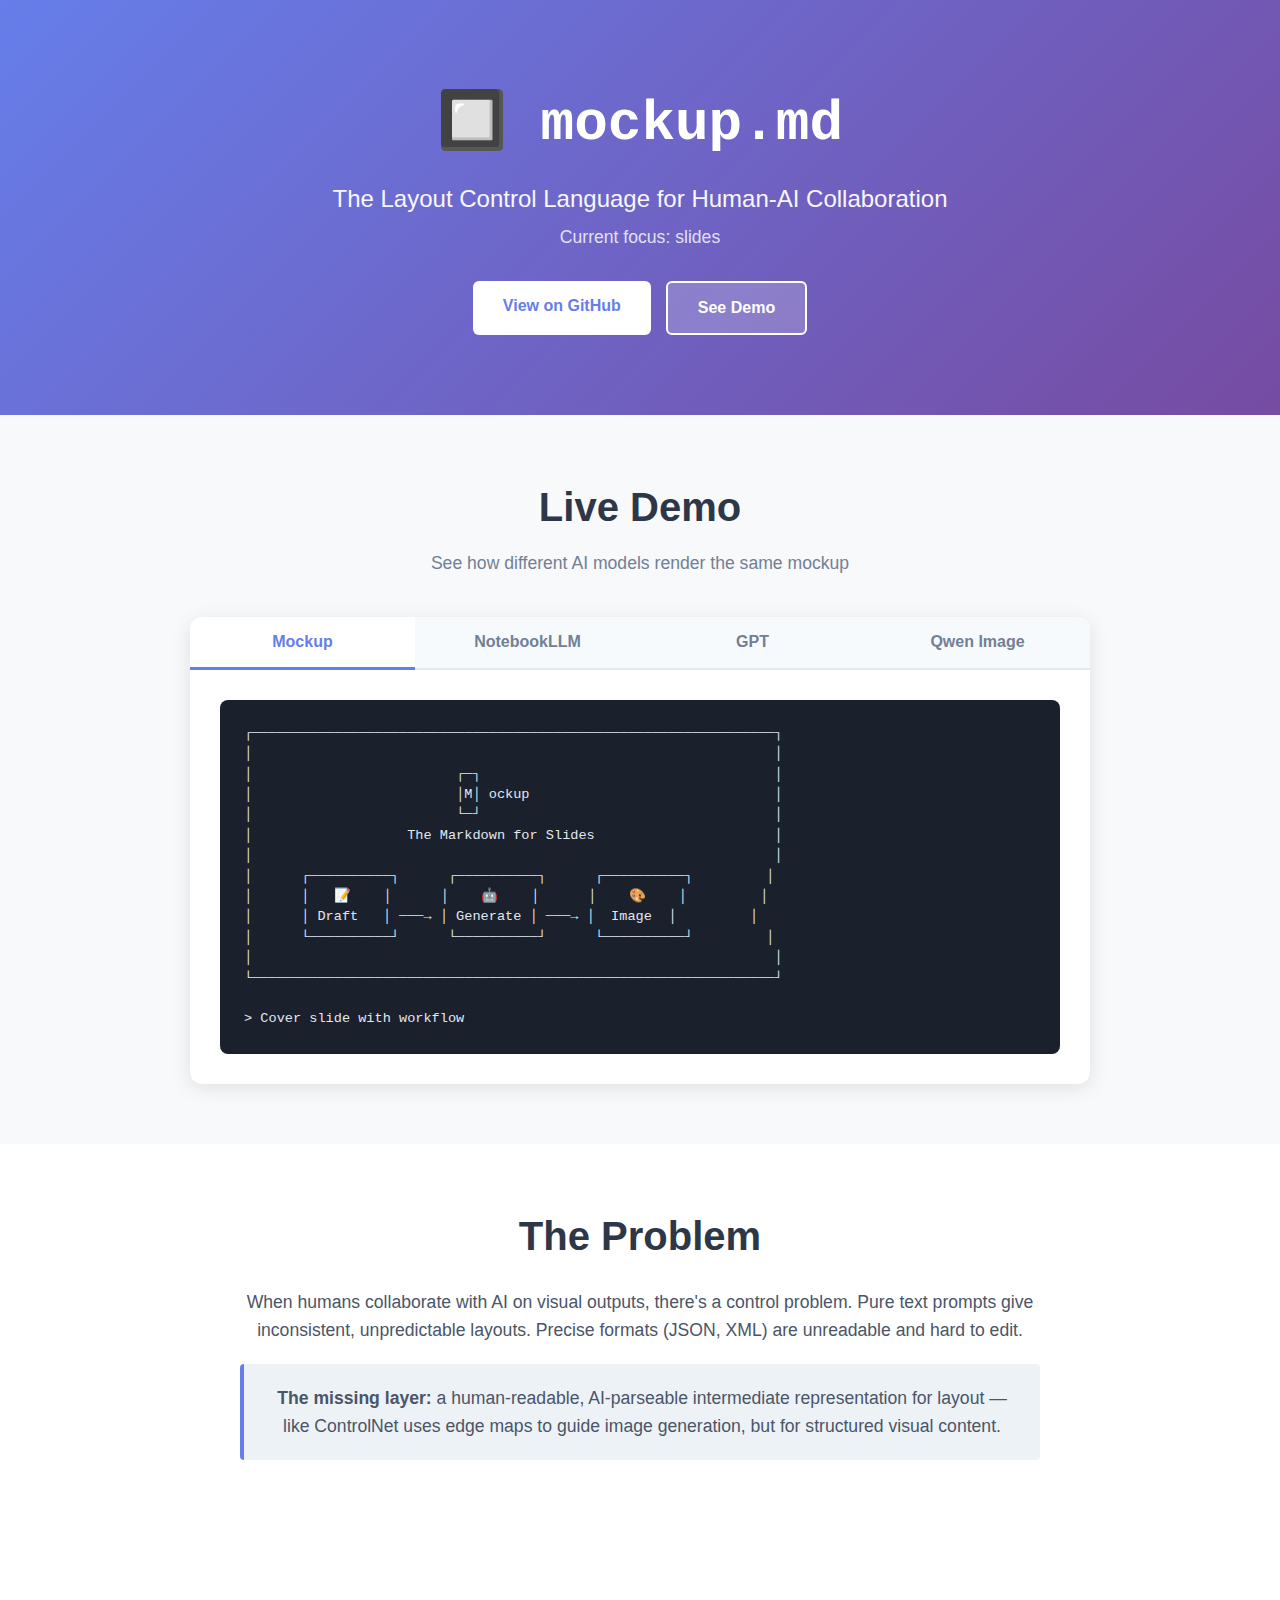
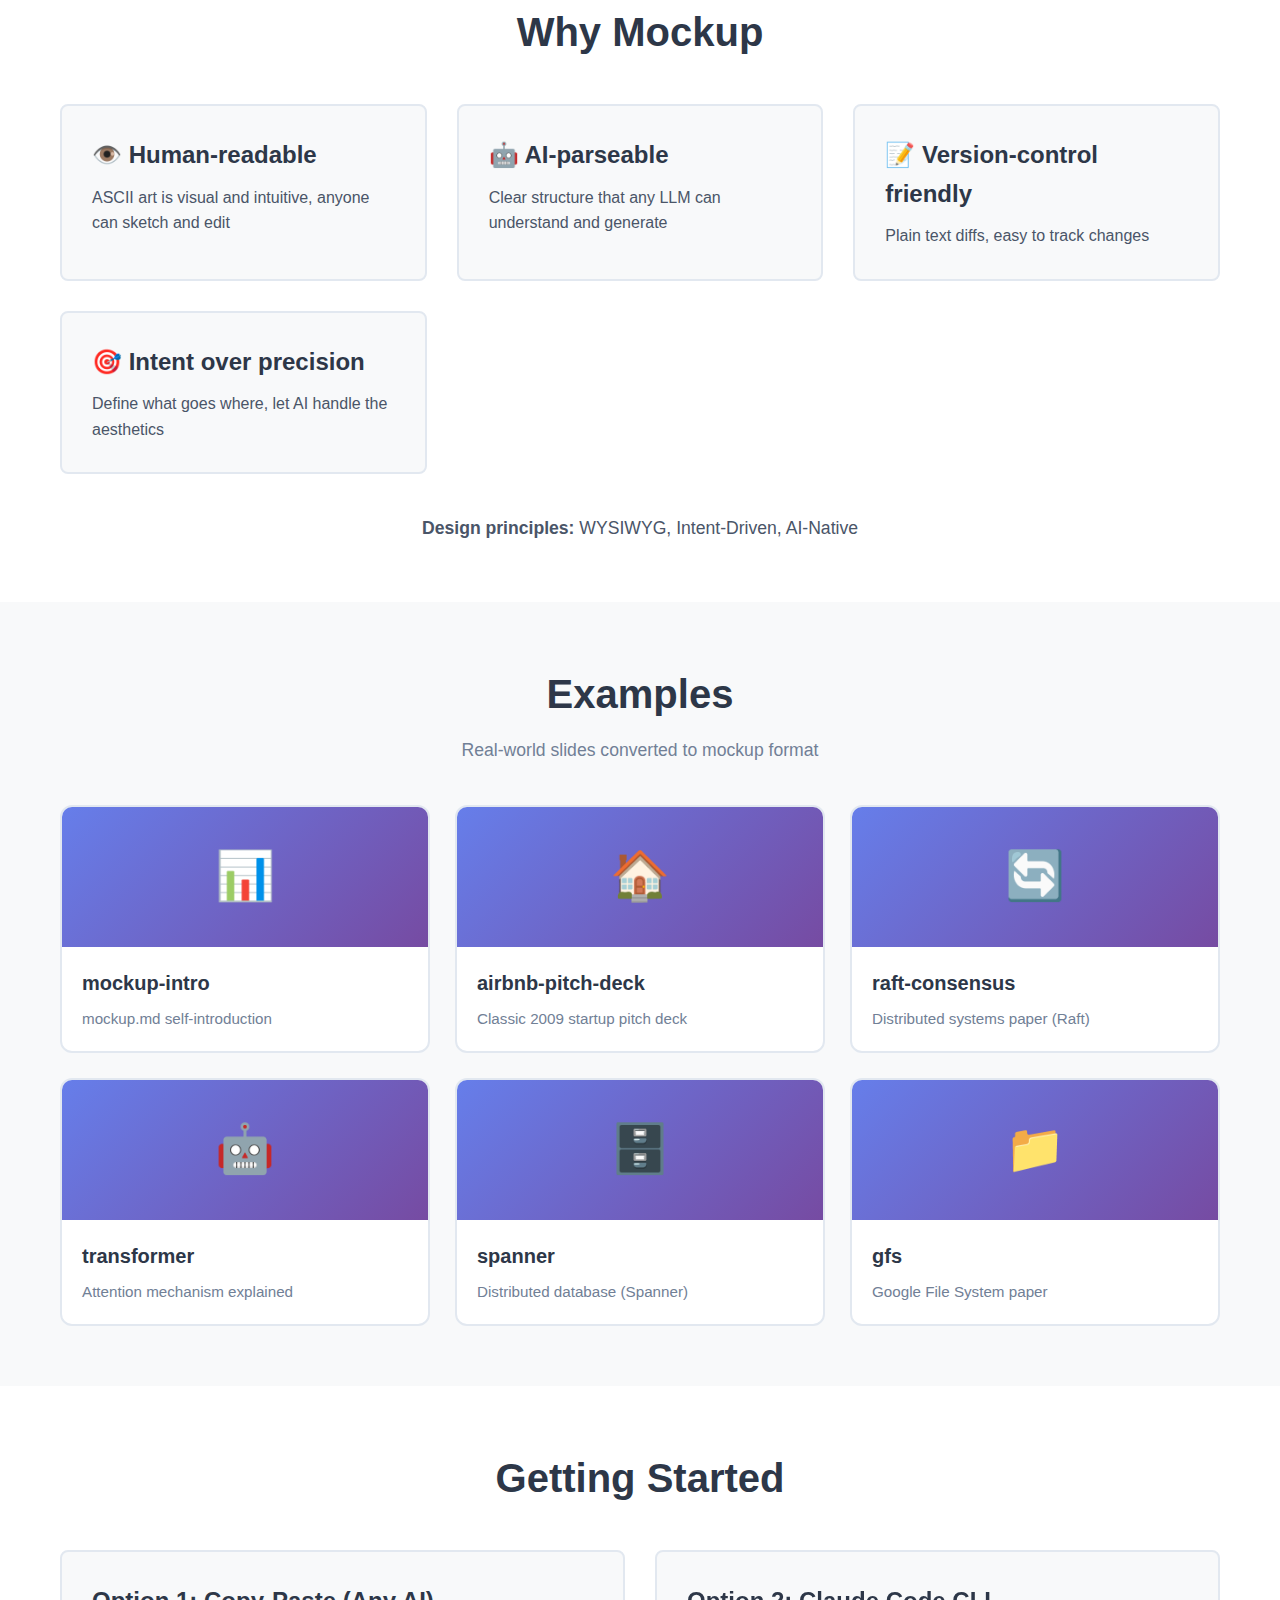
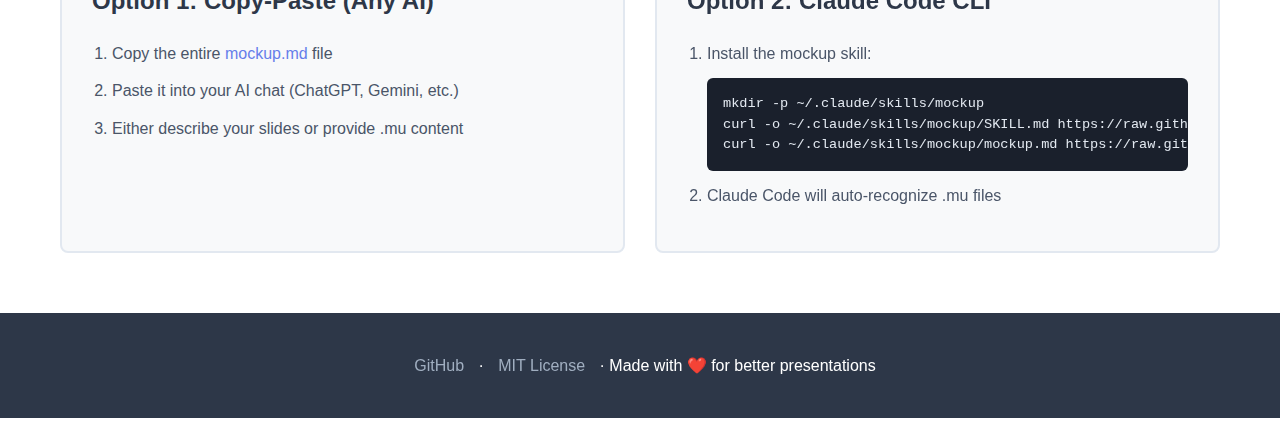
<file: index.html>
<!DOCTYPE html>
<html lang="en">
<head>
    <meta charset="UTF-8">
    <meta name="viewport" content="width=device-width, initial-scale=1.0">
    <title>mockup.md - The Layout Control Language for Human-AI Collaboration</title>
    <link rel="stylesheet" href="style.css">
</head>
<body>
    <header>
        <div class="container">
            <h1>🔲 mockup.md</h1>
            <p class="tagline">The Layout Control Language for Human-AI Collaboration</p>
            <p class="tagline-sub">Current focus: slides</p>
            <div class="buttons">
                <a href="https://github.com/simpx/mockup.md" class="btn btn-primary">View on GitHub</a>
                <a href="#demo" class="btn btn-secondary">See Demo</a>
            </div>
        </div>
    </header>

    <section id="demo" class="demo-section">
        <div class="container">
            <h2>Live Demo</h2>
            <p class="demo-subtitle">See how different AI models render the same mockup</p>

            <div class="demo-container">
                <div class="demo-tabs">
                    <button class="demo-tab active" data-tab="mockup">Mockup</button>
                    <button class="demo-tab" data-tab="notebookllm">NotebookLLM</button>
                    <button class="demo-tab" data-tab="gpt">GPT</button>
                    <button class="demo-tab" data-tab="qwen">Qwen Image</button>
                </div>

                <div class="demo-content">
                    <!-- Mockup Source Tab (default) -->
                    <div class="demo-panel active" id="panel-mockup">
                        <pre class="mockup-source"><code>┌────────────────────────────────────────────────────────────────┐
│                                                                │
│                         ┌─┐                                    │
│                         │M│ ockup                              │
│                         └─┘                                    │
│                   The Markdown for Slides                      │
│                                                                │
│      ┌──────────┐      ┌──────────┐      ┌──────────┐         │
│      │   📝    │      │    🤖    │      │    🎨    │         │
│      │ Draft   │ ───→ │ Generate │ ───→ │  Image  │         │
│      └──────────┘      └──────────┘      └──────────┘         │
│                                                                │
└────────────────────────────────────────────────────────────────┘

> Cover slide with workflow</code></pre>
                    </div>

                    <!-- NotebookLLM Tab -->
                    <div class="demo-panel" id="panel-notebookllm">
                        <div class="slide-viewer">
                            <div class="slide-display">
                                <img src="demo/notebookllm.png" alt="NotebookLLM rendered slide" class="demo-slide-img">
                            </div>
                        </div>
                    </div>

                    <!-- GPT Tab -->
                    <div class="demo-panel" id="panel-gpt">
                        <div class="slide-placeholder" style="text-align: center; color: #a0aec0; padding: 60px;">
                            <span style="display: block; font-size: 1.5rem; font-weight: 600; margin-bottom: 10px;">GPT Output</span>
                            <small style="font-size: 1rem; opacity: 0.7;">Coming Soon</small>
                        </div>
                    </div>

                    <!-- Qwen Image Tab -->
                    <div class="demo-panel" id="panel-qwen">
                        <div class="slide-placeholder" style="text-align: center; color: #a0aec0; padding: 60px;">
                            <span style="display: block; font-size: 1.5rem; font-weight: 600; margin-bottom: 10px;">Qwen Image Output</span>
                            <small style="font-size: 1rem; opacity: 0.7;">Coming Soon</small>
                        </div>
                    </div>
                </div>
            </div>
        </div>
    </section>

    <section class="problem">
        <div class="container">
            <h2>The Problem</h2>
            <p>When humans collaborate with AI on visual outputs, there's a control problem. Pure text prompts give inconsistent, unpredictable layouts. Precise formats (JSON, XML) are unreadable and hard to edit.</p>
            <p class="highlight"><strong>The missing layer:</strong> a human-readable, AI-parseable intermediate representation for layout — like ControlNet uses edge maps to guide image generation, but for structured visual content.</p>
        </div>
    </section>

    <section class="why">
        <div class="container">
            <h2>Why Mockup</h2>
            <div class="benefits">
                <div class="benefit">
                    <h3>👁️ Human-readable</h3>
                    <p>ASCII art is visual and intuitive, anyone can sketch and edit</p>
                </div>
                <div class="benefit">
                    <h3>🤖 AI-parseable</h3>
                    <p>Clear structure that any LLM can understand and generate</p>
                </div>
                <div class="benefit">
                    <h3>📝 Version-control friendly</h3>
                    <p>Plain text diffs, easy to track changes</p>
                </div>
                <div class="benefit">
                    <h3>🎯 Intent over precision</h3>
                    <p>Define what goes where, let AI handle the aesthetics</p>
                </div>
            </div>
            <p class="principles"><strong>Design principles:</strong> WYSIWYG, Intent-Driven, AI-Native</p>
        </div>
    </section>

    <section id="examples" class="examples">
        <div class="container">
            <h2>Examples</h2>
            <p class="examples-subtitle">Real-world slides converted to mockup format</p>

            <div class="example-grid">
                <a href="examples/viewer.html?example=00-mockup-intro" class="example-card">
                    <div class="example-preview">
                        <div class="example-placeholder">📊</div>
                    </div>
                    <div class="example-info">
                        <h3>mockup-intro</h3>
                        <p>mockup.md self-introduction</p>
                    </div>
                </a>

                <a href="examples/viewer.html?example=01-airbnb-pitch-deck" class="example-card">
                    <div class="example-preview">
                        <div class="example-placeholder">🏠</div>
                    </div>
                    <div class="example-info">
                        <h3>airbnb-pitch-deck</h3>
                        <p>Classic 2009 startup pitch deck</p>
                    </div>
                </a>

                <a href="examples/viewer.html?example=02-raft-consensus" class="example-card">
                    <div class="example-preview">
                        <div class="example-placeholder">🔄</div>
                    </div>
                    <div class="example-info">
                        <h3>raft-consensus</h3>
                        <p>Distributed systems paper (Raft)</p>
                    </div>
                </a>

                <a href="examples/viewer.html?example=03-transformer" class="example-card">
                    <div class="example-preview">
                        <div class="example-placeholder">🤖</div>
                    </div>
                    <div class="example-info">
                        <h3>transformer</h3>
                        <p>Attention mechanism explained</p>
                    </div>
                </a>

                <a href="examples/viewer.html?example=04-spanner-distributed-db" class="example-card">
                    <div class="example-preview">
                        <div class="example-placeholder">🗄️</div>
                    </div>
                    <div class="example-info">
                        <h3>spanner</h3>
                        <p>Distributed database (Spanner)</p>
                    </div>
                </a>

                <a href="examples/viewer.html?example=05-gfs" class="example-card">
                    <div class="example-preview">
                        <div class="example-placeholder">📁</div>
                    </div>
                    <div class="example-info">
                        <h3>gfs</h3>
                        <p>Google File System paper</p>
                    </div>
                </a>
            </div>
        </div>
    </section>

    <section class="usage">
        <div class="container">
            <h2>Getting Started</h2>
            <div class="usage-options">
                <div class="usage-option">
                    <h3>Option 1: Copy-Paste (Any AI)</h3>
                    <ol>
                        <li>Copy the entire <a href="https://github.com/simpx/mockup.md/blob/main/mockup.md">mockup.md</a> file</li>
                        <li>Paste it into your AI chat (ChatGPT, Gemini, etc.)</li>
                        <li>Either describe your slides or provide .mu content</li>
                    </ol>
                </div>
                <div class="usage-option">
                    <h3>Option 2: Claude Code CLI</h3>
                    <ol>
                        <li>Install the mockup skill:</li>
                        <pre class="code-block">mkdir -p ~/.claude/skills/mockup
curl -o ~/.claude/skills/mockup/SKILL.md https://raw.githubusercontent.com/simpx/mockup.md/main/.claude/skills/mockup/SKILL.md
curl -o ~/.claude/skills/mockup/mockup.md https://raw.githubusercontent.com/simpx/mockup.md/main/mockup.md</pre>
                        <li>Claude Code will auto-recognize .mu files</li>
                    </ol>
                </div>
            </div>
        </div>
    </section>

    <footer>
        <div class="container">
            <p>
                <a href="https://github.com/simpx/mockup.md">GitHub</a> ·
                <a href="https://github.com/simpx/mockup.md/blob/main/LICENSE">MIT License</a> ·
                Made with ❤️ for better presentations
            </p>
        </div>
    </footer>

    <script>
        // Demo Tab Switching
        document.querySelectorAll('.demo-tab').forEach(tab => {
            tab.addEventListener('click', () => {
                const tabId = tab.dataset.tab;

                // Update active tab
                document.querySelectorAll('.demo-tab').forEach(t => t.classList.remove('active'));
                tab.classList.add('active');

                // Update active panel
                document.querySelectorAll('.demo-panel').forEach(p => p.classList.remove('active'));
                document.getElementById('panel-' + tabId).classList.add('active');
            });
        });
    </script>
</body>
</html>
</file>
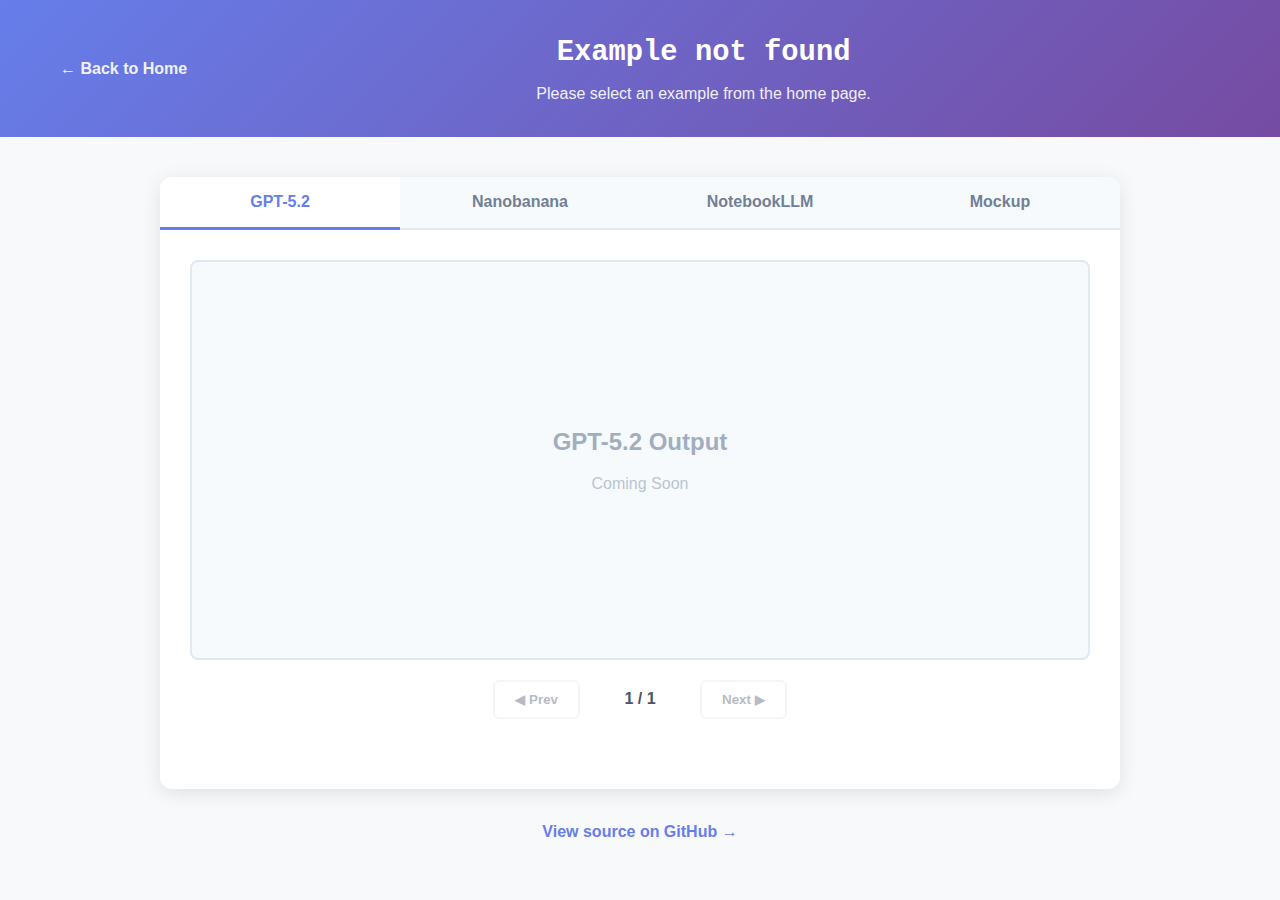
<file: examples/viewer.html>
<!DOCTYPE html>
<html lang="en">
<head>
    <meta charset="UTF-8">
    <meta name="viewport" content="width=device-width, initial-scale=1.0">
    <title>Example Viewer - mockup.md</title>
    <link rel="stylesheet" href="../style.css">
    <style>
        body {
            background: #f8f9fa;
        }

        .viewer-header {
            background: linear-gradient(135deg, #667eea 0%, #764ba2 100%);
            color: white;
            padding: 30px 20px;
        }

        .viewer-header .container {
            display: flex;
            align-items: center;
            justify-content: space-between;
        }

        .back-link {
            color: white;
            text-decoration: none;
            font-weight: 600;
            opacity: 0.9;
            transition: opacity 0.3s;
        }

        .back-link:hover {
            opacity: 1;
        }

        .viewer-title h1 {
            font-size: 1.8rem;
            margin-bottom: 5px;
        }

        .viewer-title p {
            opacity: 0.9;
            font-size: 1rem;
        }

        .viewer-container {
            max-width: 1000px;
            margin: 40px auto;
            padding: 0 20px;
        }

        .viewer-card {
            background: white;
            border-radius: 12px;
            box-shadow: 0 4px 20px rgba(0,0,0,0.1);
            overflow: hidden;
        }

        .viewer-tabs {
            display: flex;
            border-bottom: 2px solid #e2e8f0;
            background: #f7fafc;
        }

        .viewer-tab {
            flex: 1;
            padding: 16px 20px;
            border: none;
            background: transparent;
            font-size: 1rem;
            font-weight: 600;
            color: #718096;
            cursor: pointer;
            transition: all 0.3s ease;
            border-bottom: 3px solid transparent;
            margin-bottom: -2px;
        }

        .viewer-tab:hover {
            color: #4a5568;
            background: #edf2f7;
        }

        .viewer-tab.active {
            color: #667eea;
            border-bottom-color: #667eea;
            background: white;
        }

        .viewer-content {
            min-height: 500px;
        }

        .viewer-panel {
            display: none;
            padding: 30px;
        }

        .viewer-panel.active {
            display: block;
        }

        .mockup-source {
            background: #1a202c;
            color: #e2e8f0;
            padding: 24px;
            border-radius: 8px;
            overflow-x: auto;
            font-family: 'Courier New', Monaco, monospace;
            font-size: 0.8rem;
            line-height: 1.5;
            max-height: 600px;
            overflow-y: auto;
        }

        .slide-viewer {
            text-align: center;
        }

        .slide-display {
            background: #f7fafc;
            border: 2px solid #e2e8f0;
            border-radius: 8px;
            min-height: 400px;
            display: flex;
            align-items: center;
            justify-content: center;
            margin-bottom: 20px;
            overflow: hidden;
        }

        .slide-display img {
            max-width: 100%;
            max-height: 500px;
            object-fit: contain;
        }

        .slide-placeholder {
            text-align: center;
            color: #a0aec0;
            padding: 60px;
        }

        .slide-placeholder span {
            display: block;
            font-size: 1.5rem;
            font-weight: 600;
            margin-bottom: 10px;
        }

        .slide-placeholder small {
            font-size: 1rem;
            opacity: 0.7;
        }

        .slide-nav {
            display: flex;
            align-items: center;
            justify-content: center;
            gap: 20px;
            margin-bottom: 20px;
        }

        .slide-nav button {
            padding: 10px 20px;
            border: 2px solid #e2e8f0;
            background: white;
            border-radius: 6px;
            font-weight: 600;
            color: #4a5568;
            cursor: pointer;
            transition: all 0.3s ease;
        }

        .slide-nav button:hover:not(:disabled) {
            border-color: #667eea;
            color: #667eea;
        }

        .slide-nav button:disabled {
            opacity: 0.4;
            cursor: not-allowed;
        }

        .slide-counter {
            font-weight: 600;
            color: #4a5568;
            min-width: 80px;
        }

        .slide-thumbs {
            display: flex;
            gap: 8px;
            justify-content: center;
            flex-wrap: wrap;
            max-width: 100%;
            padding: 10px 0;
        }

        .thumb {
            width: 36px;
            height: 36px;
            border: 2px solid #e2e8f0;
            border-radius: 6px;
            display: flex;
            align-items: center;
            justify-content: center;
            font-weight: 600;
            font-size: 0.85rem;
            color: #718096;
            cursor: pointer;
            transition: all 0.3s ease;
        }

        .thumb:hover {
            border-color: #667eea;
            color: #667eea;
        }

        .thumb.active {
            background: #667eea;
            border-color: #667eea;
            color: white;
        }

        .github-link {
            text-align: center;
            margin-top: 30px;
        }

        .github-link a {
            color: #667eea;
            text-decoration: none;
            font-weight: 600;
        }

        .github-link a:hover {
            text-decoration: underline;
        }

        .loading {
            text-align: center;
            padding: 60px;
            color: #718096;
        }

        .error {
            text-align: center;
            padding: 60px;
            color: #e53e3e;
        }

        @media (max-width: 768px) {
            .viewer-header .container {
                flex-direction: column;
                gap: 15px;
                text-align: center;
            }

            .viewer-tabs {
                flex-wrap: wrap;
            }

            .viewer-tab {
                flex: 1 1 50%;
                padding: 12px;
                font-size: 0.9rem;
            }

            .mockup-source {
                font-size: 0.65rem;
            }

            .slide-nav button {
                padding: 8px 12px;
                font-size: 0.9rem;
            }
        }
    </style>
</head>
<body>
    <header class="viewer-header">
        <div class="container">
            <a href="../index.html" class="back-link">← Back to Home</a>
            <div class="viewer-title">
                <h1 id="example-title">Loading...</h1>
                <p id="example-description"></p>
            </div>
            <div></div>
        </div>
    </header>

    <div class="viewer-container">
        <div class="viewer-card">
            <div class="viewer-tabs">
                <button class="viewer-tab active" data-tab="gpt-5.2">GPT-5.2</button>
                <button class="viewer-tab" data-tab="nanobanana">Nanobanana</button>
                <button class="viewer-tab" data-tab="notebookllm">NotebookLLM</button>
                <button class="viewer-tab" data-tab="mockup">Mockup</button>
            </div>

            <div class="viewer-content">
                <!-- AI Output Tabs (first to be default) -->
                <div class="viewer-panel active" id="panel-gpt-5.2">
                    <div class="slide-viewer" data-ai="gpt-5.2">
                        <div class="slide-display">
                            <div class="slide-placeholder">
                                <span>GPT-5.2 Output</span>
                                <small>Coming Soon</small>
                            </div>
                        </div>
                        <div class="slide-nav">
                            <button class="slide-prev" disabled>◀ Prev</button>
                            <span class="slide-counter">1 / 1</span>
                            <button class="slide-next" disabled>Next ▶</button>
                        </div>
                        <div class="slide-thumbs"></div>
                    </div>
                </div>

                <div class="viewer-panel" id="panel-nanobanana">
                    <div class="slide-viewer" data-ai="nanobanana">
                        <div class="slide-display">
                            <div class="slide-placeholder">
                                <span>Nanobanana Output</span>
                                <small>Coming Soon</small>
                            </div>
                        </div>
                        <div class="slide-nav">
                            <button class="slide-prev" disabled>◀ Prev</button>
                            <span class="slide-counter">1 / 1</span>
                            <button class="slide-next" disabled>Next ▶</button>
                        </div>
                        <div class="slide-thumbs"></div>
                    </div>
                </div>

                <div class="viewer-panel" id="panel-notebookllm">
                    <div class="slide-viewer" data-ai="notebookllm">
                        <div class="slide-display">
                            <div class="slide-placeholder">
                                <span>NotebookLLM Output</span>
                                <small>Coming Soon</small>
                            </div>
                        </div>
                        <div class="slide-nav">
                            <button class="slide-prev" disabled>◀ Prev</button>
                            <span class="slide-counter">1 / 1</span>
                            <button class="slide-next" disabled>Next ▶</button>
                        </div>
                        <div class="slide-thumbs"></div>
                    </div>
                </div>

                <!-- Mockup Source Tab -->
                <div class="viewer-panel" id="panel-mockup">
                    <div class="loading" id="mockup-loading">Loading mockup source...</div>
                    <div class="mockup-viewer" id="mockup-viewer" style="display:none;">
                        <pre class="mockup-source" id="mockup-source"></pre>
                        <div class="slide-nav">
                            <button class="slide-prev" id="mockup-prev" disabled>◀ Prev</button>
                            <span class="slide-counter" id="mockup-counter">1 / 1</span>
                            <button class="slide-next" id="mockup-next" disabled>Next ▶</button>
                        </div>
                        <div class="slide-thumbs" id="mockup-thumbs"></div>
                    </div>
                </div>
            </div>
        </div>

        <div class="github-link">
            <a id="github-link" href="#" target="_blank">View source on GitHub →</a>
        </div>
    </div>

    <script>
        // Example metadata
        const examples = {
            '00-mockup-intro': {
                title: 'mockup-intro',
                description: 'mockup.md self-introduction',
                slides: 2
            },
            '01-airbnb-pitch-deck': {
                title: 'airbnb-pitch-deck',
                description: 'Classic 2009 startup pitch deck',
                slides: 10
            },
            '02-raft-consensus': {
                title: 'raft-consensus',
                description: 'Distributed systems paper (Raft)',
                slides: 15
            },
            '03-transformer': {
                title: 'transformer',
                description: 'Attention mechanism explained',
                slides: 24
            },
            '04-spanner-distributed-db': {
                title: 'spanner',
                description: 'Distributed database (Spanner)',
                slides: 20
            },
            '05-gfs': {
                title: 'gfs',
                description: 'Google File System paper',
                slides: 22
            }
        };

        const aiModels = ['gpt-5.2', 'nanobanana', 'notebookllm'];

        // Global current slide (shared across all tabs)
        let currentSlide = 1;
        let totalSlides = 1;
        let mockupSlides = []; // Parsed mockup slides

        // Get example from URL
        const urlParams = new URLSearchParams(window.location.search);
        const exampleId = urlParams.get('example');
        const example = examples[exampleId];

        if (!example) {
            document.getElementById('example-title').textContent = 'Example not found';
            document.getElementById('example-description').textContent = 'Please select an example from the home page.';
        } else {
            totalSlides = example.slides;

            // Set page info
            document.getElementById('example-title').textContent = example.title;
            document.getElementById('example-description').textContent = example.description;
            document.title = `${example.title} - mockup.md`;
            document.getElementById('github-link').href =
                `https://github.com/simpx/mockup.md/tree/main/examples/${exampleId}`;

            // Load mockup source and parse into slides
            const mockupUrl = `https://raw.githubusercontent.com/simpx/mockup.md/main/examples/${exampleId}/slide.mu`;
            fetch(mockupUrl)
                .then(response => {
                    if (!response.ok) throw new Error('Failed to load');
                    return response.text();
                })
                .then(text => {
                    document.getElementById('mockup-loading').style.display = 'none';
                    document.getElementById('mockup-viewer').style.display = 'block';

                    // Parse slides - split by slide boundaries (┌────...────┐)
                    mockupSlides = parseSlides(text);
                    initMockupViewer();
                })
                .catch(err => {
                    document.getElementById('mockup-loading').innerHTML =
                        '<div class="error">Failed to load mockup source</div>';
                });

            // Initialize slide viewers for each AI
            aiModels.forEach(ai => {
                initSlideViewer(ai, exampleId);
            });
        }

        // Parse mockup text into individual slides
        function parseSlides(text) {
            const slides = [];
            const lines = text.split('\n');
            let currentSlideLines = [];
            let inSlide = false;
            let frontMatter = '';
            let inFrontMatter = false;

            for (let i = 0; i < lines.length; i++) {
                const line = lines[i];

                // Handle front matter
                if (i === 0 && line.trim() === '---') {
                    inFrontMatter = true;
                    frontMatter += line + '\n';
                    continue;
                }
                if (inFrontMatter) {
                    frontMatter += line + '\n';
                    if (line.trim() === '---') {
                        inFrontMatter = false;
                    }
                    continue;
                }

                // Detect slide start (line starting with ┌)
                if (line.trim().startsWith('┌')) {
                    if (currentSlideLines.length > 0) {
                        slides.push(currentSlideLines.join('\n'));
                    }
                    currentSlideLines = [line];
                    inSlide = true;
                } else if (inSlide) {
                    currentSlideLines.push(line);
                }
            }

            // Add last slide
            if (currentSlideLines.length > 0) {
                slides.push(currentSlideLines.join('\n'));
            }

            return slides;
        }

        // Initialize mockup viewer with pagination
        function initMockupViewer() {
            const sourceEl = document.getElementById('mockup-source');
            const prevBtn = document.getElementById('mockup-prev');
            const nextBtn = document.getElementById('mockup-next');
            const counter = document.getElementById('mockup-counter');
            const thumbsContainer = document.getElementById('mockup-thumbs');

            // Generate thumbnail buttons
            thumbsContainer.innerHTML = '';
            for (let i = 1; i <= totalSlides; i++) {
                const thumb = document.createElement('div');
                thumb.className = 'thumb' + (i === currentSlide ? ' active' : '');
                thumb.dataset.slide = i;
                thumb.textContent = i;
                thumb.addEventListener('click', () => {
                    setCurrentSlide(i);
                });
                thumbsContainer.appendChild(thumb);
            }

            prevBtn.addEventListener('click', () => {
                if (currentSlide > 1) {
                    setCurrentSlide(currentSlide - 1);
                }
            });

            nextBtn.addEventListener('click', () => {
                if (currentSlide < totalSlides) {
                    setCurrentSlide(currentSlide + 1);
                }
            });

            updateMockupDisplay();
        }

        function updateMockupDisplay() {
            const sourceEl = document.getElementById('mockup-source');
            const prevBtn = document.getElementById('mockup-prev');
            const nextBtn = document.getElementById('mockup-next');
            const counter = document.getElementById('mockup-counter');
            const thumbsContainer = document.getElementById('mockup-thumbs');

            if (!sourceEl) return;

            counter.textContent = `${currentSlide} / ${totalSlides}`;
            prevBtn.disabled = currentSlide === 1;
            nextBtn.disabled = currentSlide === totalSlides;

            // Update thumbnails
            thumbsContainer.querySelectorAll('.thumb').forEach(t => {
                t.classList.toggle('active', parseInt(t.dataset.slide) === currentSlide);
            });

            // Show current slide
            if (mockupSlides[currentSlide - 1]) {
                sourceEl.textContent = mockupSlides[currentSlide - 1];
            }
        }

        // Tab switching - sync slide position
        document.querySelectorAll('.viewer-tab').forEach(tab => {
            tab.addEventListener('click', () => {
                const tabId = tab.dataset.tab;

                document.querySelectorAll('.viewer-tab').forEach(t => t.classList.remove('active'));
                tab.classList.add('active');

                document.querySelectorAll('.viewer-panel').forEach(p => p.classList.remove('active'));
                document.getElementById('panel-' + tabId).classList.add('active');

                // Update all displays to current slide
                updateAllDisplays();
            });
        });

        // Global slide setter - updates all viewers
        function setCurrentSlide(slideNum) {
            currentSlide = slideNum;
            updateAllDisplays();
        }

        function updateAllDisplays() {
            // Update mockup display
            updateMockupDisplay();

            // Update all AI viewers
            aiModels.forEach(ai => {
                updateAIViewer(ai);
            });
        }

        // AI viewer state storage
        const aiViewerState = {};

        // Slide viewer functionality
        function initSlideViewer(ai, exampleId) {
            const viewer = document.querySelector(`.slide-viewer[data-ai="${ai}"]`);
            if (!viewer) return;

            const display = viewer.querySelector('.slide-display');
            const prevBtn = viewer.querySelector('.slide-prev');
            const nextBtn = viewer.querySelector('.slide-next');
            const counter = viewer.querySelector('.slide-counter');
            const thumbsContainer = viewer.querySelector('.slide-thumbs');

            // Store state
            aiViewerState[ai] = {
                display,
                prevBtn,
                nextBtn,
                counter,
                thumbsContainer,
                loadedImages: {},
                hasImages: false,
                baseUrl: `${exampleId}/${ai}`
            };

            // Generate thumbnail buttons
            thumbsContainer.innerHTML = '';
            for (let i = 1; i <= totalSlides; i++) {
                const thumb = document.createElement('div');
                thumb.className = 'thumb' + (i === currentSlide ? ' active' : '');
                thumb.dataset.slide = i;
                thumb.textContent = i;
                thumb.addEventListener('click', () => {
                    setCurrentSlide(i);
                });
                thumbsContainer.appendChild(thumb);
            }

            // Try to load first image to check if images exist
            const testImg = new Image();
            testImg.onload = () => {
                aiViewerState[ai].hasImages = true;
                aiViewerState[ai].loadedImages[1] = testImg.src;
                updateAIViewer(ai);
            };
            testImg.onerror = () => {
                aiViewerState[ai].hasImages = false;
            };
            testImg.src = `${aiViewerState[ai].baseUrl}/01.png`;

            prevBtn.addEventListener('click', () => {
                if (currentSlide > 1) {
                    setCurrentSlide(currentSlide - 1);
                }
            });

            nextBtn.addEventListener('click', () => {
                if (currentSlide < totalSlides) {
                    setCurrentSlide(currentSlide + 1);
                }
            });

            // Initial update
            counter.textContent = `1 / ${totalSlides}`;
        }

        function updateAIViewer(ai) {
            const state = aiViewerState[ai];
            if (!state) return;

            const { display, prevBtn, nextBtn, counter, thumbsContainer, loadedImages, hasImages, baseUrl } = state;

            counter.textContent = `${currentSlide} / ${totalSlides}`;
            prevBtn.disabled = currentSlide === 1;
            nextBtn.disabled = currentSlide === totalSlides;

            // Update thumbnails
            thumbsContainer.querySelectorAll('.thumb').forEach(t => {
                t.classList.toggle('active', parseInt(t.dataset.slide) === currentSlide);
            });

            if (hasImages) {
                const imgNum = String(currentSlide).padStart(2, '0');
                const imgUrl = `${baseUrl}/${imgNum}.png`;

                if (loadedImages[currentSlide]) {
                    display.innerHTML = `<img src="${loadedImages[currentSlide]}" alt="Slide ${currentSlide}">`;
                } else {
                    display.innerHTML = '<div class="loading">Loading...</div>';
                    const img = new Image();
                    img.onload = () => {
                        state.loadedImages[currentSlide] = img.src;
                        display.innerHTML = `<img src="${img.src}" alt="Slide ${currentSlide}">`;
                    };
                    img.onerror = () => {
                        display.innerHTML = `<div class="slide-placeholder"><span>Image not found</span><small>${imgNum}.png</small></div>`;
                    };
                    img.src = imgUrl;
                }
            }
        }
    </script>
</body>
</html>
</file>
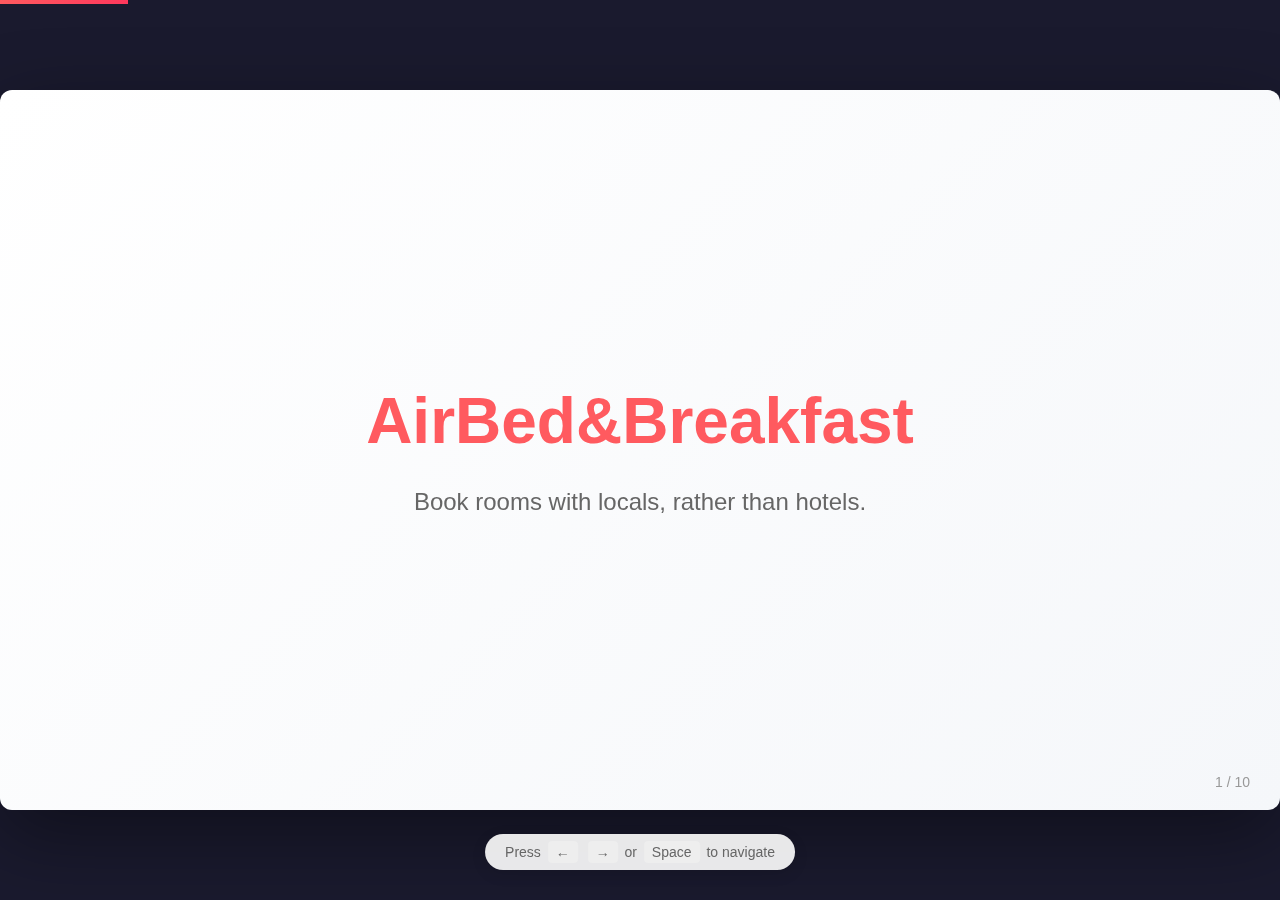
<file: examples/01-airbnb-pitch-deck/slides.html>
<!DOCTYPE html>
<html lang="en">
<head>
    <meta charset="UTF-8">
    <meta name="viewport" content="width=device-width, initial-scale=1.0">
    <title>AirBed&Breakfast Pitch Deck</title>
    <style>
        * {
            margin: 0;
            padding: 0;
            box-sizing: border-box;
        }

        body {
            font-family: 'Segoe UI', -apple-system, BlinkMacSystemFont, sans-serif;
            background: #1a1a2e;
            color: #333;
            overflow: hidden;
        }

        .slide-container {
            width: 100vw;
            height: 100vh;
            display: flex;
            align-items: center;
            justify-content: center;
        }

        .slide {
            width: 1280px;
            height: 720px;
            background: linear-gradient(135deg, #ffffff 0%, #f5f7fa 100%);
            border-radius: 12px;
            box-shadow: 0 25px 80px rgba(0, 0, 0, 0.4);
            display: none;
            flex-direction: column;
            padding: 60px 80px;
            position: relative;
            overflow: hidden;
        }

        .slide.active {
            display: flex;
        }

        .slide-number {
            position: absolute;
            bottom: 20px;
            right: 30px;
            font-size: 14px;
            color: #999;
        }

        h1 {
            font-size: 48px;
            font-weight: 700;
            text-align: center;
            margin-bottom: 20px;
        }

        h2 {
            font-size: 36px;
            font-weight: 600;
            text-align: center;
            color: #FF5A5F;
            margin-bottom: 40px;
        }

        .brand-name {
            color: #FF5A5F;
        }

        .tagline {
            font-size: 24px;
            text-align: center;
            color: #666;
        }

        /* Slide 1 - Title */
        .slide-1 {
            justify-content: center;
            align-items: center;
        }

        .slide-1 h1 {
            font-size: 64px;
            margin-bottom: 30px;
        }

        /* Slide 2 - Problem */
        .problem-list {
            flex: 1;
            display: flex;
            flex-direction: column;
            justify-content: center;
            gap: 30px;
            padding: 0 40px;
        }

        .problem-item {
            font-size: 22px;
            line-height: 1.6;
        }

        .problem-item strong {
            color: #FF5A5F;
            font-weight: 700;
        }

        /* Slide 3 - Solution */
        .solution-intro {
            text-align: center;
            font-size: 20px;
            color: #666;
            margin-bottom: 40px;
        }

        .value-props {
            display: flex;
            flex-direction: column;
            gap: 20px;
            padding: 0 60px;
        }

        .value-box {
            background: linear-gradient(135deg, #FF5A5F 0%, #FF385C 100%);
            color: white;
            padding: 24px 30px;
            border-radius: 10px;
            display: flex;
            justify-content: space-between;
            align-items: center;
            font-size: 18px;
        }

        .value-box strong {
            font-size: 22px;
            font-weight: 700;
        }

        /* Slide 4 - Market Validation */
        .stats-container {
            flex: 1;
            display: flex;
            flex-direction: column;
            justify-content: center;
            align-items: center;
            gap: 50px;
        }

        .stat-item {
            text-align: center;
        }

        .stat-number {
            font-size: 72px;
            font-weight: 800;
            color: #FF5A5F;
            line-height: 1;
        }

        .stat-desc {
            font-size: 18px;
            color: #666;
            margin-top: 10px;
            max-width: 400px;
        }

        /* Slide 5 - Market Size */
        .market-funnel {
            flex: 1;
            display: flex;
            flex-direction: column;
            justify-content: center;
            align-items: center;
            gap: 15px;
        }

        .market-circle {
            border-radius: 50%;
            background: linear-gradient(135deg, #FF5A5F 0%, #FF385C 100%);
            color: white;
            display: flex;
            flex-direction: column;
            align-items: center;
            justify-content: center;
            text-align: center;
            padding: 20px;
        }

        .market-circle.tam {
            width: 280px;
            height: 280px;
        }

        .market-circle.sam {
            width: 220px;
            height: 220px;
        }

        .market-circle.som {
            width: 160px;
            height: 160px;
        }

        .market-circle .number {
            font-size: 28px;
            font-weight: 800;
        }

        .market-circle .label {
            font-size: 11px;
            text-transform: uppercase;
            letter-spacing: 0.5px;
            margin-top: 5px;
            opacity: 0.9;
        }

        .market-circle .sublabel {
            font-size: 10px;
            opacity: 0.8;
            margin-top: 3px;
        }

        /* Slide 6 - Product */
        .product-flow {
            flex: 1;
            display: flex;
            justify-content: center;
            align-items: center;
            gap: 40px;
        }

        .product-step {
            text-align: center;
        }

        .product-screenshot {
            width: 180px;
            height: 240px;
            background: linear-gradient(135deg, #f0f0f0 0%, #e0e0e0 100%);
            border-radius: 12px;
            display: flex;
            flex-direction: column;
            align-items: center;
            justify-content: center;
            font-size: 48px;
            margin-bottom: 20px;
            border: 2px solid #ddd;
        }

        .product-label {
            font-size: 16px;
            font-weight: 600;
            color: #333;
            text-transform: uppercase;
            letter-spacing: 1px;
        }

        .product-arrow {
            font-size: 32px;
            color: #FF5A5F;
            margin-top: -140px;
        }

        /* Slide 7 - Business Model */
        .business-model {
            flex: 1;
            display: flex;
            flex-direction: column;
            align-items: center;
        }

        .commission-text {
            font-size: 22px;
            color: #666;
            margin-bottom: 30px;
            text-align: center;
        }

        .revenue-funnel {
            display: flex;
            flex-direction: column;
            align-items: center;
            gap: 10px;
        }

        .funnel-box {
            background: linear-gradient(135deg, #FF5A5F 0%, #FF385C 100%);
            color: white;
            border-radius: 10px;
            padding: 20px 30px;
            text-align: center;
            min-width: 180px;
        }

        .funnel-box .number {
            font-size: 28px;
            font-weight: 800;
        }

        .funnel-box .label {
            font-size: 12px;
            text-transform: uppercase;
            letter-spacing: 0.5px;
            margin-top: 5px;
            opacity: 0.9;
        }

        .funnel-box .sublabel {
            font-size: 11px;
            opacity: 0.8;
        }

        .funnel-arrow {
            font-size: 28px;
            color: #FF5A5F;
        }

        /* Slide 8 - Market Adoption */
        .adoption-grid {
            flex: 1;
            display: grid;
            grid-template-columns: repeat(3, 1fr);
            gap: 30px;
            padding: 20px;
        }

        .adoption-card {
            background: #f8f9fa;
            border-radius: 12px;
            padding: 25px;
            display: flex;
            flex-direction: column;
        }

        .adoption-card h3 {
            font-size: 18px;
            font-weight: 700;
            color: #FF5A5F;
            margin-bottom: 8px;
        }

        .adoption-card .subtitle {
            font-size: 13px;
            color: #888;
            margin-bottom: 20px;
        }

        .adoption-card .content {
            flex: 1;
            font-size: 14px;
            line-height: 1.8;
            color: #555;
        }

        .partner-logos {
            display: flex;
            flex-direction: column;
            gap: 8px;
        }

        .partner-logo {
            background: white;
            padding: 8px 12px;
            border-radius: 6px;
            font-weight: 600;
            font-size: 13px;
            color: #666;
            text-align: center;
        }

        .integration-diagram {
            display: flex;
            align-items: center;
            justify-content: center;
            gap: 15px;
            margin-top: 20px;
        }

        .integration-box {
            background: white;
            padding: 12px 16px;
            border-radius: 8px;
            font-weight: 600;
            font-size: 13px;
        }

        .integration-arrow {
            color: #FF5A5F;
            font-size: 20px;
        }

        /* Slide 9 - Competition */
        .competition-matrix {
            flex: 1;
            display: flex;
            flex-direction: column;
            padding: 20px;
        }

        .matrix-header {
            display: flex;
            justify-content: center;
            gap: 20px;
            margin-bottom: 20px;
            font-size: 14px;
            color: #888;
        }

        .matrix-header span {
            display: flex;
            align-items: center;
            gap: 8px;
        }

        .matrix-grid {
            flex: 1;
            display: grid;
            grid-template-columns: 1fr 1fr;
            grid-template-rows: 1fr 1fr;
            gap: 15px;
            position: relative;
        }

        .matrix-cell {
            background: #f8f9fa;
            border-radius: 12px;
            padding: 25px;
        }

        .matrix-cell.highlight {
            background: linear-gradient(135deg, #FFF5F5 0%, #FFE5E6 100%);
            border: 3px solid #FF5A5F;
        }

        .matrix-cell h4 {
            font-size: 13px;
            color: #888;
            margin-bottom: 15px;
            text-transform: uppercase;
            letter-spacing: 0.5px;
        }

        .matrix-cell .competitors {
            font-size: 14px;
            line-height: 1.8;
            color: #555;
        }

        .matrix-cell.highlight .our-brand {
            font-size: 20px;
            font-weight: 700;
            color: #FF5A5F;
        }

        .axis-label {
            position: absolute;
            font-size: 12px;
            color: #888;
            text-transform: uppercase;
            letter-spacing: 1px;
        }

        .axis-label.right {
            right: -80px;
            top: 50%;
            transform: rotate(90deg) translateX(-50%);
        }

        /* Slide 10 - Competitive Advantages */
        .advantages-grid {
            flex: 1;
            display: grid;
            grid-template-columns: 1fr 1fr;
            grid-template-rows: repeat(3, 1fr);
            gap: 20px;
            padding: 10px 20px;
        }

        .advantage-card {
            background: #f8f9fa;
            border-radius: 12px;
            padding: 25px;
        }

        .advantage-card h3 {
            font-size: 16px;
            font-weight: 700;
            color: #FF5A5F;
            margin-bottom: 12px;
        }

        .advantage-card p {
            font-size: 14px;
            line-height: 1.6;
            color: #666;
        }

        /* Navigation */
        .nav-hint {
            position: fixed;
            bottom: 30px;
            left: 50%;
            transform: translateX(-50%);
            color: #666;
            font-size: 14px;
            background: rgba(255, 255, 255, 0.9);
            padding: 10px 20px;
            border-radius: 20px;
            box-shadow: 0 4px 15px rgba(0, 0, 0, 0.1);
        }

        .nav-hint kbd {
            background: #eee;
            padding: 3px 8px;
            border-radius: 4px;
            font-family: inherit;
            margin: 0 3px;
        }

        /* Progress bar */
        .progress-bar {
            position: fixed;
            top: 0;
            left: 0;
            height: 4px;
            background: linear-gradient(90deg, #FF5A5F, #FF385C);
            transition: width 0.3s ease;
        }
    </style>
</head>
<body>
    <div class="progress-bar" id="progress"></div>

    <div class="slide-container">
        <!-- Slide 1: Title -->
        <div class="slide slide-1 active" data-slide="1">
            <h1><span class="brand-name">AirBed&Breakfast</span></h1>
            <p class="tagline">Book rooms with locals, rather than hotels.</p>
            <span class="slide-number">1 / 10</span>
        </div>

        <!-- Slide 2: Problem -->
        <div class="slide slide-2" data-slide="2">
            <h2>Problem</h2>
            <div class="problem-list">
                <p class="problem-item"><strong>Price</strong> is an important concern for customers booking travel online.</p>
                <p class="problem-item"><strong>Hotels</strong> leave you disconnected from the city and its culture.</p>
                <p class="problem-item"><strong>No easy way exists</strong> to book a room with a local or become a host.</p>
            </div>
            <span class="slide-number">2 / 10</span>
        </div>

        <!-- Slide 3: Solution -->
        <div class="slide slide-3" data-slide="3">
            <h2>Solution</h2>
            <p class="solution-intro">A web platform where users can rent out their space to host travelers to:</p>
            <div class="value-props">
                <div class="value-box">
                    <strong>SAVE MONEY</strong>
                    <span>when traveling</span>
                </div>
                <div class="value-box">
                    <strong>MAKE MONEY</strong>
                    <span>when hosting</span>
                </div>
                <div class="value-box">
                    <strong>SHARE CULTURE</strong>
                    <span>local connection to city</span>
                </div>
            </div>
            <span class="slide-number">3 / 10</span>
        </div>

        <!-- Slide 4: Market Validation -->
        <div class="slide slide-4" data-slide="4">
            <h2>Market Validation</h2>
            <div class="stats-container">
                <div class="stat-item">
                    <div class="stat-number">630,000</div>
                    <p class="stat-desc">on temporary housing site couchsurfing.com</p>
                </div>
                <div class="stat-item">
                    <div class="stat-number">17,000</div>
                    <p class="stat-desc">temporary housing listings on SF & NYC Craigslist from 07/09 - 07/16</p>
                </div>
            </div>
            <span class="slide-number">4 / 10</span>
        </div>

        <!-- Slide 5: Market Size -->
        <div class="slide slide-5" data-slide="5">
            <h2>Market Size</h2>
            <div class="market-funnel">
                <div class="market-circle tam">
                    <span class="number">1.9 Billion+</span>
                    <span class="label">Trips Booked (Worldwide)</span>
                    <span class="sublabel">Total Available Market</span>
                </div>
                <div class="market-circle sam">
                    <span class="number">532M</span>
                    <span class="label">Budget & Online Trips</span>
                    <span class="sublabel">Serviceable Available Market</span>
                </div>
                <div class="market-circle som">
                    <span class="number">10.6M</span>
                    <span class="label">Trips w/AB&B</span>
                    <span class="sublabel">Market Share</span>
                </div>
            </div>
            <span class="slide-number">5 / 10</span>
        </div>

        <!-- Slide 6: Product -->
        <div class="slide slide-6" data-slide="6">
            <h2>Product</h2>
            <div class="product-flow">
                <div class="product-step">
                    <div class="product-screenshot">🔍🏠</div>
                    <p class="product-label">Search by City</p>
                </div>
                <span class="product-arrow">→</span>
                <div class="product-step">
                    <div class="product-screenshot">📋🏠</div>
                    <p class="product-label">Review Listings</p>
                </div>
                <span class="product-arrow">→</span>
                <div class="product-step">
                    <div class="product-screenshot">✅💳</div>
                    <p class="product-label">Book It!</p>
                </div>
            </div>
            <span class="slide-number">6 / 10</span>
        </div>

        <!-- Slide 7: Business Model -->
        <div class="slide slide-7" data-slide="7">
            <h2>Business Model</h2>
            <div class="business-model">
                <p class="commission-text">We take a <strong>10% commission</strong> on each transaction.</p>
                <div class="revenue-funnel">
                    <div class="funnel-box">
                        <div class="number">10.6M</div>
                        <div class="label">Trips w/AB&B</div>
                        <div class="sublabel">Share of Market</div>
                    </div>
                    <span class="funnel-arrow">↓</span>
                    <div class="funnel-box">
                        <div class="number">$20</div>
                        <div class="label">Avg Fee</div>
                        <div class="sublabel">$70/night @ 3 nights</div>
                    </div>
                    <span class="funnel-arrow">↓</span>
                    <div class="funnel-box" style="background: linear-gradient(135deg, #00C853 0%, #00E676 100%);">
                        <div class="number">$200M</div>
                        <div class="label">Revenue</div>
                        <div class="sublabel">2008-2011</div>
                    </div>
                </div>
            </div>
            <span class="slide-number">7 / 10</span>
        </div>

        <!-- Slide 8: Market Adoption -->
        <div class="slide slide-8" data-slide="8">
            <h2>Market Adoption</h2>
            <div class="adoption-grid">
                <div class="adoption-card">
                    <h3>EVENTS</h3>
                    <p class="subtitle">target events monthly</p>
                    <div class="content">
                        Octoberfest (6M)<br>
                        Cebit (700K)<br>
                        Summerfest (1M)<br>
                        Eurocup (3M+)<br>
                        Mardi Gras (800K)<br><br>
                        <em>with listing widget</em>
                    </div>
                </div>
                <div class="adoption-card">
                    <h3>PARTNERSHIPS</h3>
                    <p class="subtitle">cheap/alternative travel</p>
                    <div class="partner-logos">
                        <div class="partner-logo">GoLoco</div>
                        <div class="partner-logo">Kayak</div>
                        <div class="partner-logo">Orbitz</div>
                    </div>
                </div>
                <div class="adoption-card">
                    <h3>CRAIGSLIST</h3>
                    <p class="subtitle">dual posting feature</p>
                    <div class="integration-diagram">
                        <div class="integration-box">AirB</div>
                        <span class="integration-arrow">↔</span>
                        <div class="integration-box">CL</div>
                    </div>
                    <p style="text-align: center; margin-top: 15px; color: #888; font-size: 13px;">Integration diagram</p>
                </div>
            </div>
            <span class="slide-number">8 / 10</span>
        </div>

        <!-- Slide 9: Competition -->
        <div class="slide slide-9" data-slide="9">
            <h2>Competition</h2>
            <div class="competition-matrix">
                <div class="matrix-header">
                    <span>OFFLINE TRANSACTION ←</span>
                    <span>→ ONLINE TRANSACTION</span>
                </div>
                <div class="matrix-grid">
                    <div class="matrix-cell">
                        <h4>Affordable + Offline</h4>
                        <div class="competitors">
                            CouchSurfing<br>
                            Craigslist<br>
                            BedandBreakfast.com
                        </div>
                    </div>
                    <div class="matrix-cell highlight">
                        <h4>Affordable + Online</h4>
                        <div class="our-brand">AirBed&Breakfast</div>
                        <p style="margin-top: 10px; font-size: 14px; color: #888;">(our position)</p>
                    </div>
                    <div class="matrix-cell">
                        <h4>Expensive + Offline</h4>
                        <div class="competitors">
                            VRBO<br>
                            rentdot.com
                        </div>
                    </div>
                    <div class="matrix-cell">
                        <h4>Expensive + Online</h4>
                        <div class="competitors">
                            hotels.com<br>
                            Hostels.com
                        </div>
                    </div>
                </div>
            </div>
            <span class="slide-number">9 / 10</span>
        </div>

        <!-- Slide 10: Competitive Advantages -->
        <div class="slide slide-10" data-slide="10">
            <h2>Competitive Advantages</h2>
            <div class="advantages-grid">
                <div class="advantage-card">
                    <h3>1st TO MARKET</h3>
                    <p>First mover in the online P2P lodging marketplace</p>
                </div>
                <div class="advantage-card">
                    <h3>HOST INCENTIVE</h3>
                    <p>Hosts earn money by renting their space to travelers</p>
                </div>
                <div class="advantage-card">
                    <h3>EASE OF USE</h3>
                    <p>Simple 3-step flow: search, review, book</p>
                </div>
                <div class="advantage-card">
                    <h3>PROFILES</h3>
                    <p>Trust through user profiles and reviews</p>
                </div>
                <div class="advantage-card">
                    <h3>LIST ONCE</h3>
                    <p>Cross-post to multiple platforms automatically</p>
                </div>
                <div class="advantage-card">
                    <h3>DESIGN & BRAND</h3>
                    <p>Clean, professional user experience</p>
                </div>
            </div>
            <span class="slide-number">10 / 10</span>
        </div>
    </div>

    <div class="nav-hint">
        Press <kbd>←</kbd> <kbd>→</kbd> or <kbd>Space</kbd> to navigate
    </div>

    <script>
        let currentSlide = 1;
        const totalSlides = 10;

        function showSlide(n) {
            if (n < 1) n = totalSlides;
            if (n > totalSlides) n = 1;

            document.querySelectorAll('.slide').forEach(slide => {
                slide.classList.remove('active');
            });

            document.querySelector(`[data-slide="${n}"]`).classList.add('active');
            currentSlide = n;

            // Update progress bar
            document.getElementById('progress').style.width = `${(n / totalSlides) * 100}%`;
        }

        document.addEventListener('keydown', (e) => {
            if (e.key === 'ArrowRight' || e.key === ' ') {
                e.preventDefault();
                showSlide(currentSlide + 1);
            } else if (e.key === 'ArrowLeft') {
                e.preventDefault();
                showSlide(currentSlide - 1);
            } else if (e.key === 'Home') {
                e.preventDefault();
                showSlide(1);
            } else if (e.key === 'End') {
                e.preventDefault();
                showSlide(totalSlides);
            }
        });

        // Touch support
        let touchStartX = 0;
        document.addEventListener('touchstart', (e) => {
            touchStartX = e.touches[0].clientX;
        });

        document.addEventListener('touchend', (e) => {
            const touchEndX = e.changedTouches[0].clientX;
            const diff = touchStartX - touchEndX;

            if (Math.abs(diff) > 50) {
                if (diff > 0) {
                    showSlide(currentSlide + 1);
                } else {
                    showSlide(currentSlide - 1);
                }
            }
        });

        // Click to advance
        document.querySelector('.slide-container').addEventListener('click', (e) => {
            const rect = e.currentTarget.getBoundingClientRect();
            const x = e.clientX - rect.left;

            if (x > rect.width / 2) {
                showSlide(currentSlide + 1);
            } else {
                showSlide(currentSlide - 1);
            }
        });

        // Initialize progress bar
        document.getElementById('progress').style.width = `${(1 / totalSlides) * 100}%`;
    </script>
</body>
</html>
</file>
<file: style.css>
* {
    margin: 0;
    padding: 0;
    box-sizing: border-box;
}

body {
    font-family: -apple-system, BlinkMacSystemFont, "Segoe UI", Roboto, "Helvetica Neue", Arial, sans-serif;
    line-height: 1.6;
    color: #333;
    background: #fff;
}

.container {
    max-width: 1200px;
    margin: 0 auto;
    padding: 0 20px;
}

/* Header */
header {
    background: linear-gradient(135deg, #667eea 0%, #764ba2 100%);
    color: white;
    padding: 80px 20px;
    text-align: center;
}

header h1 {
    font-size: 3.5rem;
    font-weight: 700;
    margin-bottom: 10px;
    font-family: 'Courier New', monospace;
}

.tagline {
    font-size: 1.5rem;
    margin-bottom: 5px;
    opacity: 0.95;
}

.tagline-sub {
    font-size: 1.1rem;
    opacity: 0.8;
    margin-bottom: 10px;
}

.buttons {
    display: flex;
    gap: 15px;
    justify-content: center;
    flex-wrap: wrap;
    margin-top: 30px;
}

.btn {
    display: inline-block;
    padding: 12px 30px;
    text-decoration: none;
    border-radius: 6px;
    font-weight: 600;
    transition: all 0.3s ease;
}

.btn-primary {
    background: white;
    color: #667eea;
}

.btn-primary:hover {
    transform: translateY(-2px);
    box-shadow: 0 4px 12px rgba(0,0,0,0.2);
}

.btn-secondary {
    background: rgba(255,255,255,0.2);
    color: white;
    border: 2px solid white;
}

.btn-secondary:hover {
    background: rgba(255,255,255,0.3);
}

/* Problem Section */
.problem {
    padding: 60px 20px;
    background: white;
}

.problem h2 {
    font-size: 2.5rem;
    margin-bottom: 20px;
    text-align: center;
    color: #2d3748;
}

.problem p {
    font-size: 1.1rem;
    max-width: 800px;
    margin: 0 auto 20px;
    text-align: center;
    color: #4a5568;
}

.highlight {
    margin-top: 30px;
    padding: 20px;
    background: #edf2f7;
    border-left: 4px solid #667eea;
    border-radius: 4px;
}

/* Demo Section */
.demo-section {
    background: #f8f9fa;
    padding: 60px 20px;
}

.demo-section h2 {
    font-size: 2.5rem;
    margin-bottom: 10px;
    text-align: center;
    color: #2d3748;
}

.demo-subtitle {
    text-align: center;
    color: #718096;
    margin-bottom: 40px;
    font-size: 1.1rem;
}

.demo-container {
    background: white;
    border-radius: 12px;
    box-shadow: 0 4px 20px rgba(0,0,0,0.1);
    overflow: hidden;
    max-width: 900px;
    margin: 0 auto;
}

.demo-tabs {
    display: flex;
    border-bottom: 2px solid #e2e8f0;
    background: #f7fafc;
}

.demo-tab {
    flex: 1;
    padding: 16px 20px;
    border: none;
    background: transparent;
    font-size: 1rem;
    font-weight: 600;
    color: #718096;
    cursor: pointer;
    transition: all 0.3s ease;
    border-bottom: 3px solid transparent;
    margin-bottom: -2px;
}

.demo-tab:hover {
    color: #4a5568;
    background: #edf2f7;
}

.demo-tab.active {
    color: #667eea;
    border-bottom-color: #667eea;
    background: white;
}

.demo-content {
    min-height: 400px;
}

.demo-panel {
    display: none;
    padding: 30px;
}

.demo-panel.active {
    display: block;
}

.mockup-source {
    background: #1a202c;
    color: #e2e8f0;
    padding: 24px;
    border-radius: 8px;
    overflow-x: auto;
    font-family: 'Courier New', Monaco, monospace;
    font-size: 0.85rem;
    line-height: 1.5;
}

.mockup-source code {
    color: #e2e8f0;
}

/* Slide Viewer */
.slide-viewer {
    text-align: center;
}

.slide-display {
    background: #f7fafc;
    border: 2px solid #e2e8f0;
    border-radius: 8px;
    min-height: 300px;
    display: flex;
    align-items: center;
    justify-content: center;
    margin-bottom: 20px;
    overflow: hidden;
}

.slide-display img {
    max-width: 100%;
    max-height: 400px;
    object-fit: contain;
}

.slide-placeholder {
    text-align: center;
    color: #a0aec0;
    padding: 60px;
}

.slide-placeholder span {
    display: block;
    font-size: 1.5rem;
    font-weight: 600;
    margin-bottom: 10px;
}

.slide-placeholder small {
    font-size: 1rem;
    opacity: 0.7;
}

.slide-nav {
    display: flex;
    align-items: center;
    justify-content: center;
    gap: 20px;
    margin-bottom: 20px;
}

.slide-nav button {
    padding: 10px 20px;
    border: 2px solid #e2e8f0;
    background: white;
    border-radius: 6px;
    font-weight: 600;
    color: #4a5568;
    cursor: pointer;
    transition: all 0.3s ease;
}

.slide-nav button:hover:not(:disabled) {
    border-color: #667eea;
    color: #667eea;
}

.slide-nav button:disabled {
    opacity: 0.4;
    cursor: not-allowed;
}

.slide-counter {
    font-weight: 600;
    color: #4a5568;
    min-width: 60px;
}

.slide-thumbs {
    display: flex;
    gap: 10px;
    justify-content: center;
}

.thumb {
    width: 40px;
    height: 40px;
    border: 2px solid #e2e8f0;
    border-radius: 6px;
    display: flex;
    align-items: center;
    justify-content: center;
    font-weight: 600;
    color: #718096;
    cursor: pointer;
    transition: all 0.3s ease;
}

.thumb:hover {
    border-color: #667eea;
    color: #667eea;
}

.thumb.active {
    background: #667eea;
    border-color: #667eea;
    color: white;
}

/* Why Section */
.why {
    background: white;
    padding: 60px 20px;
}

.why h2 {
    font-size: 2.5rem;
    margin-bottom: 40px;
    text-align: center;
    color: #2d3748;
}

.benefits {
    display: grid;
    grid-template-columns: repeat(auto-fit, minmax(300px, 1fr));
    gap: 30px;
    margin-bottom: 30px;
}

.benefit {
    background: #f8f9fa;
    padding: 30px;
    border-radius: 8px;
    border: 2px solid #e2e8f0;
}

.benefit h3 {
    font-size: 1.5rem;
    margin-bottom: 10px;
    color: #2d3748;
}

.benefit p {
    color: #4a5568;
}

.principles {
    text-align: center;
    font-size: 1.1rem;
    color: #4a5568;
    margin-top: 40px;
}

/* Examples Section */
.examples {
    background: #f8f9fa;
    padding: 60px 20px;
}

.examples h2 {
    font-size: 2.5rem;
    margin-bottom: 10px;
    text-align: center;
    color: #2d3748;
}

.examples-subtitle {
    text-align: center;
    color: #718096;
    margin-bottom: 40px;
    font-size: 1.1rem;
}

.example-grid {
    display: grid;
    grid-template-columns: repeat(auto-fit, minmax(280px, 1fr));
    gap: 25px;
}

.example-card {
    background: white;
    border-radius: 12px;
    overflow: hidden;
    border: 2px solid #e2e8f0;
    transition: all 0.3s ease;
    text-decoration: none;
    color: inherit;
    display: block;
}

.example-card:hover {
    transform: translateY(-4px);
    box-shadow: 0 12px 24px rgba(0,0,0,0.1);
    border-color: #667eea;
}

.example-preview {
    background: linear-gradient(135deg, #667eea 0%, #764ba2 100%);
    height: 140px;
    display: flex;
    align-items: center;
    justify-content: center;
}

.example-placeholder {
    font-size: 3rem;
}

.example-info {
    padding: 20px;
}

.example-info h3 {
    font-size: 1.25rem;
    margin-bottom: 8px;
    color: #2d3748;
}

.example-info p {
    color: #718096;
    font-size: 0.95rem;
}

/* Usage Section */
.usage {
    background: white;
    padding: 60px 20px;
}

.usage h2 {
    font-size: 2.5rem;
    margin-bottom: 40px;
    text-align: center;
    color: #2d3748;
}

.usage-options {
    display: grid;
    grid-template-columns: repeat(auto-fit, minmax(350px, 1fr));
    gap: 30px;
}

.usage-option {
    background: #f8f9fa;
    padding: 30px;
    border-radius: 8px;
    border: 2px solid #e2e8f0;
}

.usage-option h3 {
    font-size: 1.5rem;
    margin-bottom: 20px;
    color: #2d3748;
}

.usage-option ol {
    margin-left: 20px;
    color: #4a5568;
}

.usage-option li {
    margin-bottom: 12px;
    line-height: 1.6;
}

.usage-option a {
    color: #667eea;
    text-decoration: none;
}

.usage-option a:hover {
    text-decoration: underline;
}

.code-block {
    background: #1a202c;
    color: #e2e8f0;
    padding: 16px;
    border-radius: 6px;
    margin: 12px 0;
    font-family: 'Courier New', Monaco, monospace;
    font-size: 0.85rem;
    overflow-x: auto;
    line-height: 1.5;
}

/* Footer */
footer {
    background: #2d3748;
    color: white;
    padding: 40px 20px;
    text-align: center;
}

footer a {
    color: #a0aec0;
    text-decoration: none;
    margin: 0 10px;
    transition: color 0.3s ease;
}

footer a:hover {
    color: white;
}

/* Responsive */
@media (max-width: 768px) {
    header h1 {
        font-size: 2.5rem;
    }

    .tagline {
        font-size: 1.2rem;
    }

    .demo-tabs {
        flex-wrap: wrap;
    }

    .demo-tab {
        flex: 1 1 50%;
        padding: 12px;
        font-size: 0.9rem;
    }

    .mockup-source {
        font-size: 0.7rem;
        padding: 16px;
    }

    .problem h2, .why h2, .examples h2, .usage h2, .demo-section h2 {
        font-size: 2rem;
    }

    .slide-nav button {
        padding: 8px 12px;
        font-size: 0.9rem;
    }
}
</file>
